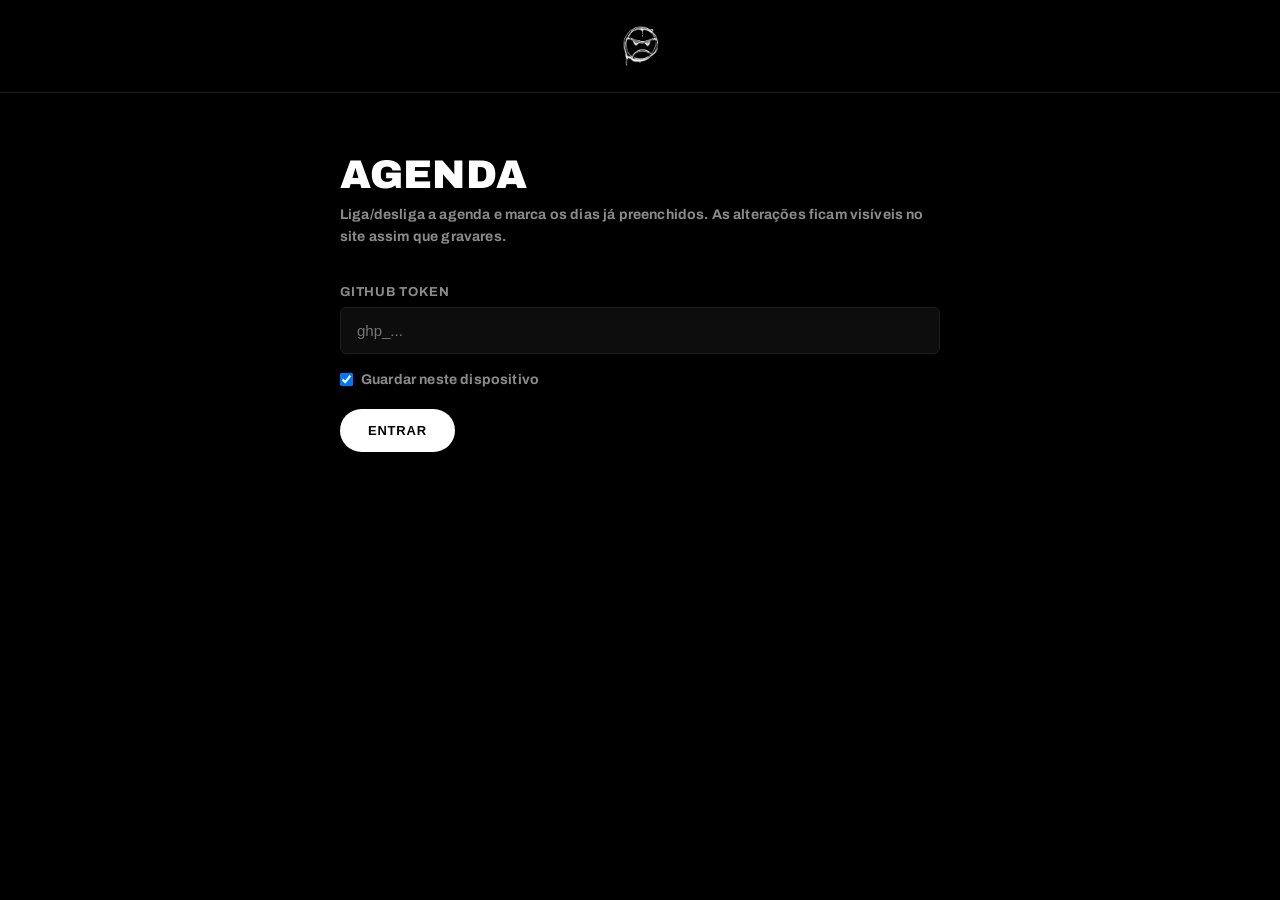
<file: admin.html>
<!DOCTYPE html>
<html lang="en">
<head>
  <meta charset="UTF-8" />
  <meta name="viewport" content="width=device-width, initial-scale=1.0" />
  <meta name="robots" content="noindex, nofollow" />
  <title>Admin — DOOOQQQQ</title>
  <link rel="icon" href="assets/img/favicon.ico" sizes="any" />
  <link rel="stylesheet" href="assets/css/style.css" />
  <style>
    /* Page-specific — everything else reuses style.css's dark theme and
       the .cal / .cal__* calendar classes from the contact page. */
    .admin-wrap { max-width: 640px; margin: 0 auto; padding: 60px 20px 100px; }
    .admin-wrap h1 { font-size: clamp(28px, 4vw, 40px); font-weight: 900; text-transform: uppercase; margin-bottom: 8px; }
    .admin-wrap p.sub { color: var(--muted); margin-bottom: 36px; font-size: 14px; line-height: 1.6; }
    .admin-field { margin-bottom: 18px; }
    .admin-field label { display: block; font-size: 13px; color: var(--muted); margin-bottom: 8px; text-transform: uppercase; letter-spacing: 0.06em; }
    .admin-field input[type="password"],
    .admin-field input[type="text"] {
      width: 100%; background: var(--card); border: 1px solid var(--line); color: var(--fg);
      padding: 14px 16px; border-radius: 6px; font-size: 15px;
    }
    .admin-check { display: flex; align-items: center; gap: 8px; font-size: 14px; color: var(--muted); margin-bottom: 22px; }
    .admin-btn {
      background: var(--fg); color: var(--bg); border: none; padding: 14px 28px;
      border-radius: 999px; font-weight: 800; text-transform: uppercase; font-size: 13px;
      letter-spacing: 0.06em; cursor: pointer; transition: opacity 0.2s var(--ease);
    }
    .admin-btn:hover { opacity: 0.8; }
    .admin-btn:disabled { opacity: 0.4; cursor: not-allowed; }
    .admin-btn--ghost { background: none; border: 1px solid var(--line); color: var(--fg); }
    .admin-msg { font-size: 14px; margin-top: 16px; min-height: 20px; }
    .admin-msg.is-error { color: #e5484d; }
    .admin-msg.is-ok { color: #4ade80; }
    .admin-toggle-row { display: flex; align-items: center; justify-content: space-between; padding: 18px 20px; background: var(--card); border: 1px solid var(--line); border-radius: 10px; margin-bottom: 28px; }
    .admin-toggle-row span { font-weight: 700; }
    .admin-switch { position: relative; width: 48px; height: 28px; flex: none; }
    .admin-switch input { opacity: 0; width: 100%; height: 100%; margin: 0; cursor: pointer; }
    .admin-switch i { position: absolute; inset: 0; background: #3a3a3a; border-radius: 999px; transition: background 0.2s var(--ease); pointer-events: none; }
    .admin-switch i::before { content: ''; position: absolute; top: 3px; left: 3px; width: 22px; height: 22px; border-radius: 999px; background: #fff; transition: transform 0.2s var(--ease); }
    .admin-switch input:checked ~ i { background: #4ade80; }
    .admin-switch input:checked ~ i::before { transform: translateX(20px); }
    .admin-hint { color: var(--muted); font-size: 13px; margin: 18px 0 28px; line-height: 1.6; }
    .admin-actions { display: flex; gap: 12px; align-items: center; flex-wrap: wrap; margin-top: 24px; }
    #adminApp { display: none; }
  </style>
</head>
<body>

  <header class="site-header">
    <a href="index.html" class="brand" aria-label="DOOOQQQQ — home">
      <img class="brand__logo" src="assets/img/logo.png" alt="DOOOQQQQ" />
      <span class="brand__text">DOOOQQQQ</span>
    </a>
  </header>

  <main class="admin-wrap">
    <h1>Agenda</h1>
    <p class="sub">Liga/desliga a agenda e marca os dias já preenchidos. As alterações ficam visíveis no site assim que gravares.</p>

    <div id="adminLogin">
      <div class="admin-field">
        <label for="tokenInput">GitHub token</label>
        <input type="password" id="tokenInput" placeholder="ghp_..." autocomplete="off" />
      </div>
      <label class="admin-check">
        <input type="checkbox" id="rememberToken" checked />
        Guardar neste dispositivo
      </label>
      <button class="admin-btn" id="loginBtn">Entrar</button>
      <p class="admin-msg" id="loginMsg"></p>
    </div>

    <div id="adminApp">
      <div class="admin-toggle-row">
        <span>Agenda disponível</span>
        <label class="admin-switch">
          <input type="checkbox" id="enabledToggle" />
          <i></i>
        </label>
      </div>

      <div class="cal">
        <div class="cal__head">
          <button type="button" class="cal__nav" id="calPrev" aria-label="Previous month">&#8249;</button>
          <span class="cal__month" id="calMonth"></span>
          <button type="button" class="cal__nav" id="calNext" aria-label="Next month">&#8250;</button>
        </div>
        <div class="cal__grid" id="calGrid"></div>
      </div>
      <p class="admin-hint">Clica num dia para o marcar/desmarcar como preenchido. Dias já passados não são clicáveis.</p>

      <div class="admin-actions">
        <button class="admin-btn" id="saveBtn">Guardar alterações</button>
        <button class="admin-btn admin-btn--ghost" id="logoutBtn">Sair</button>
      </div>
      <p class="admin-msg" id="saveMsg"></p>
    </div>
  </main>

  <script>
    (function () {
      const OWNER = 'valentimlopes81-collab';
      const REPO = 'portofoliodoooqqqq';
      const BRANCH = 'claude/portfolio-afonso-quintela-8znygw';
      const PATH = 'assets/data/availability.json';
      const API_URL = `https://api.github.com/repos/${OWNER}/${REPO}/contents/${PATH}?ref=${BRANCH}`;
      const STORAGE_KEY = 'dq_admin_token';

      const loginView = document.getElementById('adminLogin');
      const appView = document.getElementById('adminApp');
      const tokenInput = document.getElementById('tokenInput');
      const rememberCheck = document.getElementById('rememberToken');
      const loginBtn = document.getElementById('loginBtn');
      const loginMsg = document.getElementById('loginMsg');
      const enabledToggle = document.getElementById('enabledToggle');
      const monthEl = document.getElementById('calMonth');
      const gridEl = document.getElementById('calGrid');
      const saveBtn = document.getElementById('saveBtn');
      const logoutBtn = document.getElementById('logoutBtn');
      const saveMsg = document.getElementById('saveMsg');

      const DOW = ['S', 'M', 'T', 'W', 'T', 'F', 'S'];
      const MONTHS = ['January', 'February', 'March', 'April', 'May', 'June',
        'July', 'August', 'September', 'October', 'November', 'December'];
      const today = new Date();
      today.setHours(0, 0, 0, 0);
      let view = new Date(today.getFullYear(), today.getMonth(), 1);
      const dateKey = (d) => d.getFullYear() + '-' + String(d.getMonth() + 1).padStart(2, '0') + '-' + String(d.getDate()).padStart(2, '0');

      let token = null;
      let sha = null;
      let blocked = new Set();

      function b64encode(str) {
        return btoa(unescape(encodeURIComponent(str)));
      }
      function b64decode(str) {
        return decodeURIComponent(escape(atob(str)));
      }

      function renderCalendar() {
        monthEl.textContent = MONTHS[view.getMonth()] + ' ' + view.getFullYear();
        gridEl.innerHTML = '';
        DOW.forEach((d) => {
          const c = document.createElement('div');
          c.className = 'cal__dow';
          c.textContent = d;
          gridEl.appendChild(c);
        });
        const firstDay = new Date(view.getFullYear(), view.getMonth(), 1).getDay();
        const daysInMonth = new Date(view.getFullYear(), view.getMonth() + 1, 0).getDate();
        for (let i = 0; i < firstDay; i++) {
          const e = document.createElement('div');
          e.className = 'cal__day is-empty';
          gridEl.appendChild(e);
        }
        for (let d = 1; d <= daysInMonth; d++) {
          const cell = document.createElement('div');
          cell.className = 'cal__day';
          cell.textContent = d;
          const date = new Date(view.getFullYear(), view.getMonth(), d);
          const key = dateKey(date);
          if (date < today) {
            cell.classList.add('is-past');
          } else {
            if (blocked.has(key)) cell.classList.add('is-blocked');
            cell.addEventListener('click', () => {
              if (blocked.has(key)) blocked.delete(key); else blocked.add(key);
              renderCalendar();
            });
          }
          gridEl.appendChild(cell);
        }
      }
      document.getElementById('calPrev').addEventListener('click', () => { view = new Date(view.getFullYear(), view.getMonth() - 1, 1); renderCalendar(); });
      document.getElementById('calNext').addEventListener('click', () => { view = new Date(view.getFullYear(), view.getMonth() + 1, 1); renderCalendar(); });

      async function loadData(t) {
        const res = await fetch(API_URL, { headers: { Authorization: 'Bearer ' + t, Accept: 'application/vnd.github+json' } });
        if (!res.ok) throw new Error(res.status === 401 || res.status === 404 ? 'Token inválido ou sem acesso a este repositório.' : 'Erro ao carregar (status ' + res.status + ').');
        const json = await res.json();
        sha = json.sha;
        const data = JSON.parse(b64decode(json.content));
        enabledToggle.checked = data.enabled !== false;
        blocked = new Set(data.blockedDates || []);
        renderCalendar();
      }

      async function enter(t) {
        loginMsg.textContent = 'A verificar…';
        loginMsg.className = 'admin-msg';
        try {
          await loadData(t);
          token = t;
          loginView.style.display = 'none';
          appView.style.display = 'block';
        } catch (e) {
          loginMsg.textContent = e.message || 'Falhou.';
          loginMsg.className = 'admin-msg is-error';
        }
      }

      loginBtn.addEventListener('click', () => {
        const t = tokenInput.value.trim();
        if (!t) return;
        if (rememberCheck.checked) localStorage.setItem(STORAGE_KEY, t); else localStorage.removeItem(STORAGE_KEY);
        enter(t);
      });
      tokenInput.addEventListener('keydown', (e) => { if (e.key === 'Enter') loginBtn.click(); });

      logoutBtn.addEventListener('click', () => {
        localStorage.removeItem(STORAGE_KEY);
        token = null;
        appView.style.display = 'none';
        loginView.style.display = 'block';
        tokenInput.value = '';
        loginMsg.textContent = '';
      });

      saveBtn.addEventListener('click', async () => {
        saveBtn.disabled = true;
        saveMsg.textContent = 'A gravar…';
        saveMsg.className = 'admin-msg';
        const payload = { enabled: enabledToggle.checked, blockedDates: Array.from(blocked).sort() };
        try {
          const res = await fetch(API_URL.split('?')[0], {
            method: 'PUT',
            headers: { Authorization: 'Bearer ' + token, Accept: 'application/vnd.github+json', 'Content-Type': 'application/json' },
            body: JSON.stringify({
              message: 'Update agenda availability',
              content: b64encode(JSON.stringify(payload, null, 2) + '\n'),
              sha,
              branch: BRANCH,
            }),
          });
          if (!res.ok) throw new Error('Erro ao gravar (status ' + res.status + ').');
          const json = await res.json();
          sha = json.content.sha;
          saveMsg.textContent = 'Gravado — o site atualiza-se em cerca de um minuto.';
          saveMsg.className = 'admin-msg is-ok';
        } catch (e) {
          saveMsg.textContent = e.message || 'Falhou.';
          saveMsg.className = 'admin-msg is-error';
        } finally {
          saveBtn.disabled = false;
        }
      });

      const stored = localStorage.getItem(STORAGE_KEY);
      if (stored) { tokenInput.value = stored; enter(stored); }
    })();
  </script>
</body>
</html>
</file>
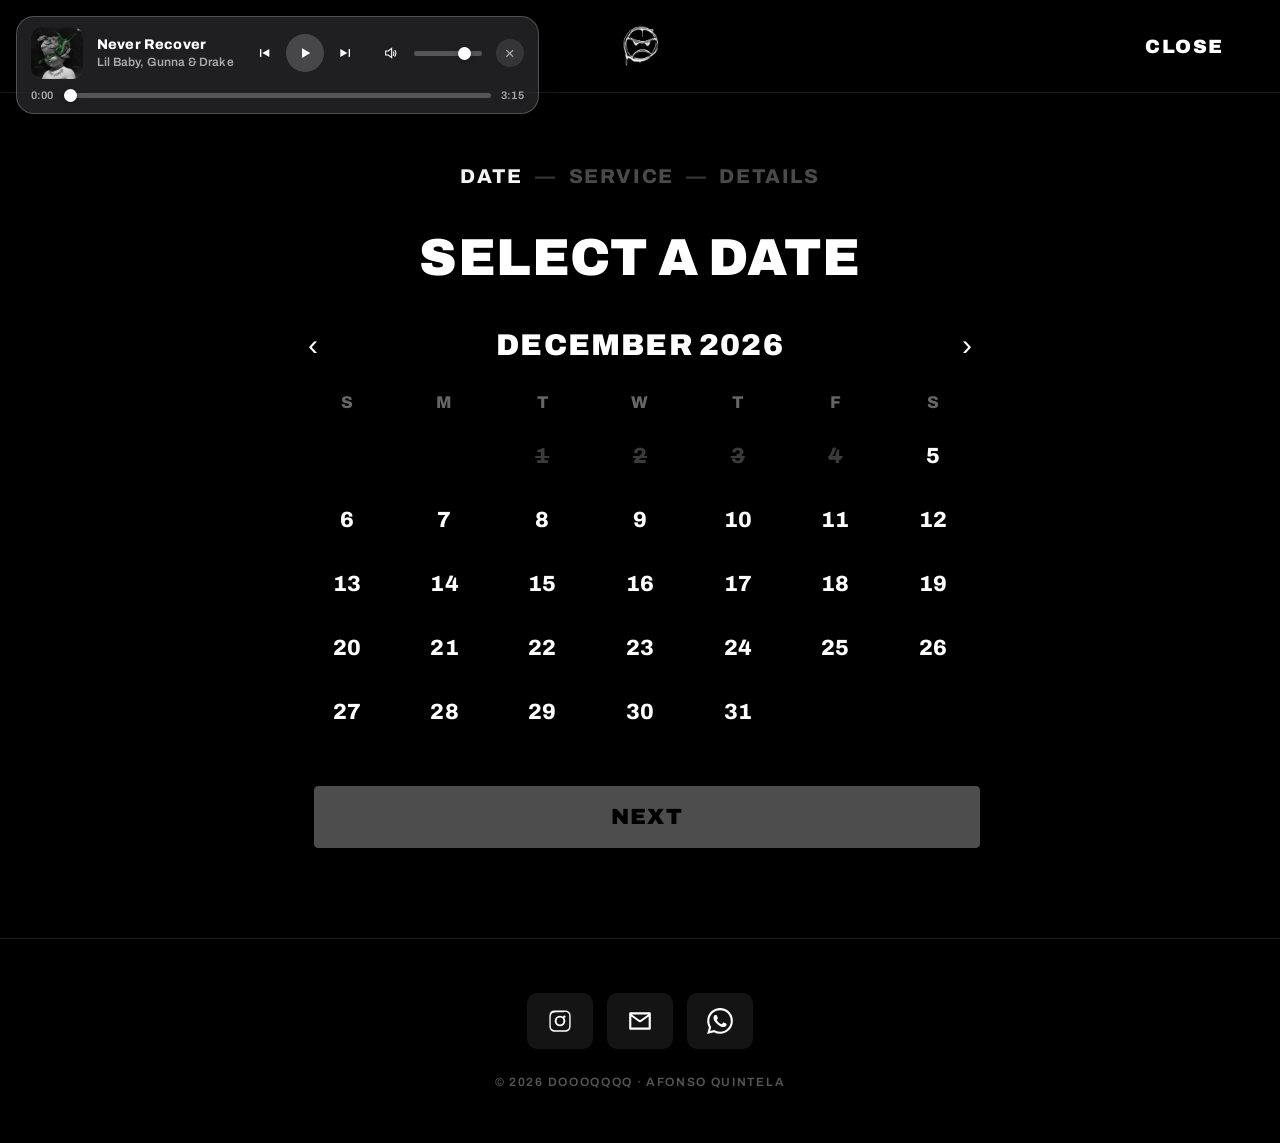
<file: contact.html>
<!DOCTYPE html>
<html lang="en">
<head>
  <meta charset="UTF-8" />
  <meta name="viewport" content="width=device-width, initial-scale=1.0" />
  <title>Contact — DOOOQQQQ</title>
  <link rel="icon" href="assets/img/favicon.ico" sizes="any" />
  <link rel="icon" type="image/png" href="assets/img/favicon.png" />
  <link rel="apple-touch-icon" href="assets/img/apple-touch-icon.png" />
  <link rel="manifest" href="manifest.json" />
  <meta name="theme-color" content="#000000" />
  <link rel="stylesheet" href="assets/css/style.css" />
</head>
<body>

  <header class="site-header">
    <a href="index.html" class="brand" aria-label="DOOOQQQQ — home">
      <img class="brand__logo" src="assets/img/logo.png" alt="DOOOQQQQ"
           onerror="this.closest('.brand').classList.add('is-fallback');" />
      <span class="brand__text">DOOOQQQQ</span>
    </a>
    <div class="header__right">
      <a href="index.html" class="btn-contact">Close</a>
    </div>
  </header>

  <main>
    <section class="contact">
      <!-- Step indicator -->
      <div class="steps">
        <span class="steps__item active" data-step-label="0">Date</span>
        <span class="steps__sep">—</span>
        <span class="steps__item" data-step-label="1">Service</span>
        <span class="steps__sep">—</span>
        <span class="steps__item" data-step-label="2">Details</span>
      </div>

      <form id="wizard">
        <!-- Step 1: Date -->
        <div class="step active" data-step="0">
          <h2 class="step__title">Select a Date</h2>
          <div class="cal">
            <div class="cal__head">
              <button type="button" class="cal__nav" id="calPrev" aria-label="Previous month">&#8249;</button>
              <span class="cal__month" id="calMonth"></span>
              <button type="button" class="cal__nav" id="calNext" aria-label="Next month">&#8250;</button>
            </div>
            <div class="cal__grid" id="calGrid"></div>
          </div>
          <div class="step__nav">
            <span></span>
            <button type="button" class="btn btn--primary" data-next disabled>Next</button>
          </div>
        </div>

        <!-- Step 2: Service -->
        <div class="step" data-step="1">
          <h2 class="step__title">Type of Service</h2>
          <div class="services">
            <button type="button" class="service-opt" data-value="Photo">Photo</button>
            <button type="button" class="service-opt" data-value="Video">Video</button>
            <button type="button" class="service-opt" data-value="Creative Direction">Creative Direction</button>
            <button type="button" class="service-opt" data-value="Design">Design</button>
          </div>
          <div class="step__nav">
            <button type="button" class="btn btn--ghost" data-back>Back</button>
            <button type="button" class="btn btn--primary" data-next disabled>Next</button>
          </div>
        </div>

        <!-- Step 3: Details -->
        <div class="step" data-step="2">
          <h2 class="step__title">Details</h2>
          <div class="form">
            <input class="field" type="text" name="name" placeholder="Name" required />
            <input class="field" type="email" name="email" placeholder="Email" required />
            <input class="field" type="text" name="instagram" placeholder="@instagram" />
            <div class="form__row">
              <select class="field" name="budget" required>
                <option value="" disabled selected>Budget</option>
                <option value="Not specified">Not specified</option>
                <option value="Flexible">Flexible</option>
                <option value="Up to €150">Up to €150</option>
                <option value="€150–300">€150–300</option>
                <option value="€300–450">€300–450</option>
                <option value="€450–600">€450–600</option>
                <option value="€600–900">€600–900</option>
                <option value="€900–1200">€900–1200</option>
                <option value="€1200+">€1200+</option>
              </select>
              <input class="field" type="text" name="location" placeholder="Location" />
            </div>
            <textarea class="field" name="idea" placeholder="Tell me your idea briefly"></textarea>
          </div>
          <div class="step__nav">
            <button type="button" class="btn btn--ghost" data-back>Back</button>
            <button type="submit" class="btn btn--primary btn--submit">Send Request</button>
          </div>
        </div>
      </form>

      <!-- Confirmation -->
      <div class="thanks" id="thanks" style="display:none;">
        Thank you.
        <small>Your request has been sent — I'll get back to you soon.</small>
      </div>
    </section>
  </main>

  <footer class="site-footer">
    <div class="footer__socials">
      <a class="social" href="https://www.instagram.com/doooqqqqqqq/" target="_blank" rel="noopener" aria-label="Instagram">
        <svg viewBox="0 0 24 24"><path d="M12 2.2c3.2 0 3.6 0 4.85.07 1.17.05 1.8.25 2.23.41.56.22.96.48 1.38.9.42.42.68.82.9 1.38.16.42.36 1.06.41 2.23.06 1.27.07 1.65.07 4.85s0 3.58-.07 4.85c-.05 1.17-.25 1.8-.41 2.23-.22.56-.48.96-.9 1.38-.42.42-.82.68-1.38.9-.42.16-1.06.36-2.23.41-1.27.06-1.65.07-4.85.07s-3.58 0-4.85-.07c-1.17-.05-1.8-.25-2.23-.41a3.7 3.7 0 0 1-1.38-.9 3.7 3.7 0 0 1-.9-1.38c-.16-.42-.36-1.06-.41-2.23C2.21 15.58 2.2 15.2 2.2 12s0-3.58.07-4.85c.05-1.17.25-1.8.41-2.23.22-.56.48-.96.9-1.38.42-.42.82-.68 1.38-.9.42-.16 1.06-.36 2.23-.41C8.42 2.21 8.8 2.2 12 2.2Zm0 1.8c-3.15 0-3.5 0-4.74.07-.9.04-1.38.19-1.7.32-.43.16-.73.36-1.05.68-.32.32-.52.62-.68 1.05-.13.32-.28.8-.32 1.7C3.44 8.5 3.43 8.85 3.43 12s0 3.5.07 4.74c.04.9.19 1.38.32 1.7.16.43.36.73.68 1.05.32.32.62.52 1.05.68.32.13.8.28 1.7.32 1.24.07 1.59.07 4.74.07s3.5 0 4.74-.07c.9-.04 1.38-.19 1.7-.32.43-.16.73-.36 1.05-.68.32-.32.52-.62.68-1.05.13-.32.28-.8.32-1.7.07-1.24.07-1.59.07-4.74s0-3.5-.07-4.74c-.04-.9-.19-1.38-.32-1.7a2.8 2.8 0 0 0-.68-1.05 2.8 2.8 0 0 0-1.05-.68c-.32-.13-.8-.28-1.7-.32C15.5 4 15.15 4 12 4Zm0 3.06A4.94 4.94 0 1 1 12 16.94 4.94 4.94 0 0 1 12 7.06Zm0 1.8a3.14 3.14 0 1 0 0 6.28 3.14 3.14 0 0 0 0-6.28Zm5.14-.9a1.15 1.15 0 1 1-2.3 0 1.15 1.15 0 0 1 2.3 0Z"/></svg>
      </a>
      <a class="social" href="https://mail.google.com/mail/?view=cm&amp;fs=1&amp;to=doooqqqqinquires@gmail.com&amp;su=Hey%2C%20would%20love%20to%20discuss%20a%20project%21" target="_blank" rel="noopener" aria-label="Email">
        <svg viewBox="0 0 24 24"><path d="M3 4h18a1 1 0 0 1 1 1v14a1 1 0 0 1-1 1H3a1 1 0 0 1-1-1V5a1 1 0 0 1 1-1Zm1.4 2 7.6 5.3L19.6 6H4.4ZM20 7.87l-7.43 5.2a1 1 0 0 1-1.14 0L4 7.87V18h16V7.87Z"/></svg>
      </a>
      <a class="social" href="https://wa.me/351914543935" target="_blank" rel="noopener" aria-label="WhatsApp">
        <svg viewBox="0 0 24 24"><path d="M17.5 14.4c-.3-.15-1.77-.87-2.04-.97-.27-.1-.47-.15-.67.15-.2.3-.77.97-.94 1.17-.17.2-.35.22-.65.07-.3-.15-1.26-.46-2.4-1.48-.89-.79-1.49-1.77-1.66-2.07-.17-.3-.02-.46.13-.61.14-.14.3-.35.45-.52.15-.17.2-.3.3-.5.1-.2.05-.37-.02-.52-.08-.15-.67-1.62-.92-2.22-.24-.58-.49-.5-.67-.51h-.57c-.2 0-.52.07-.8.37-.27.3-1.04 1.02-1.04 2.48s1.07 2.88 1.22 3.08c.15.2 2.1 3.2 5.08 4.49.71.3 1.26.49 1.69.63.71.22 1.36.19 1.87.12.57-.09 1.77-.72 2.02-1.42.25-.7.25-1.29.17-1.42-.07-.13-.27-.2-.57-.35Zm-5.46 7.45h-.01a9.87 9.87 0 0 1-5.03-1.38l-.36-.21-3.74.98 1-3.65-.24-.37A9.86 9.86 0 0 1 2.1 11.9C2.1 6.44 6.55 2 12.03 2a9.86 9.86 0 0 1 9.92 9.9c0 5.46-4.45 9.9-9.9 9.95Zm8.42-18.3A11.8 11.8 0 0 0 12.03.1C5.5.1.2 5.4.2 11.9c0 2.09.55 4.13 1.6 5.93L.1 24l6.33-1.66a11.8 11.8 0 0 0 5.6 1.43h.01c6.53 0 11.83-5.3 11.84-11.82a11.75 11.75 0 0 0-3.42-8.4Z"/></svg>
      </a>
    </div>
    <p class="footer__copy">© <span id="year"></span> DOOOQQQQ · Afonso Quintela</p>
  </footer>

  <script>document.getElementById('year').textContent = new Date().getFullYear();</script>
  <script src="assets/js/audio-player.js"></script>
  <script src="assets/js/site.js"></script>
  <script src="assets/js/contact.js"></script>
  <script src="assets/js/nav.js"></script>
</body>
</html>
</file>
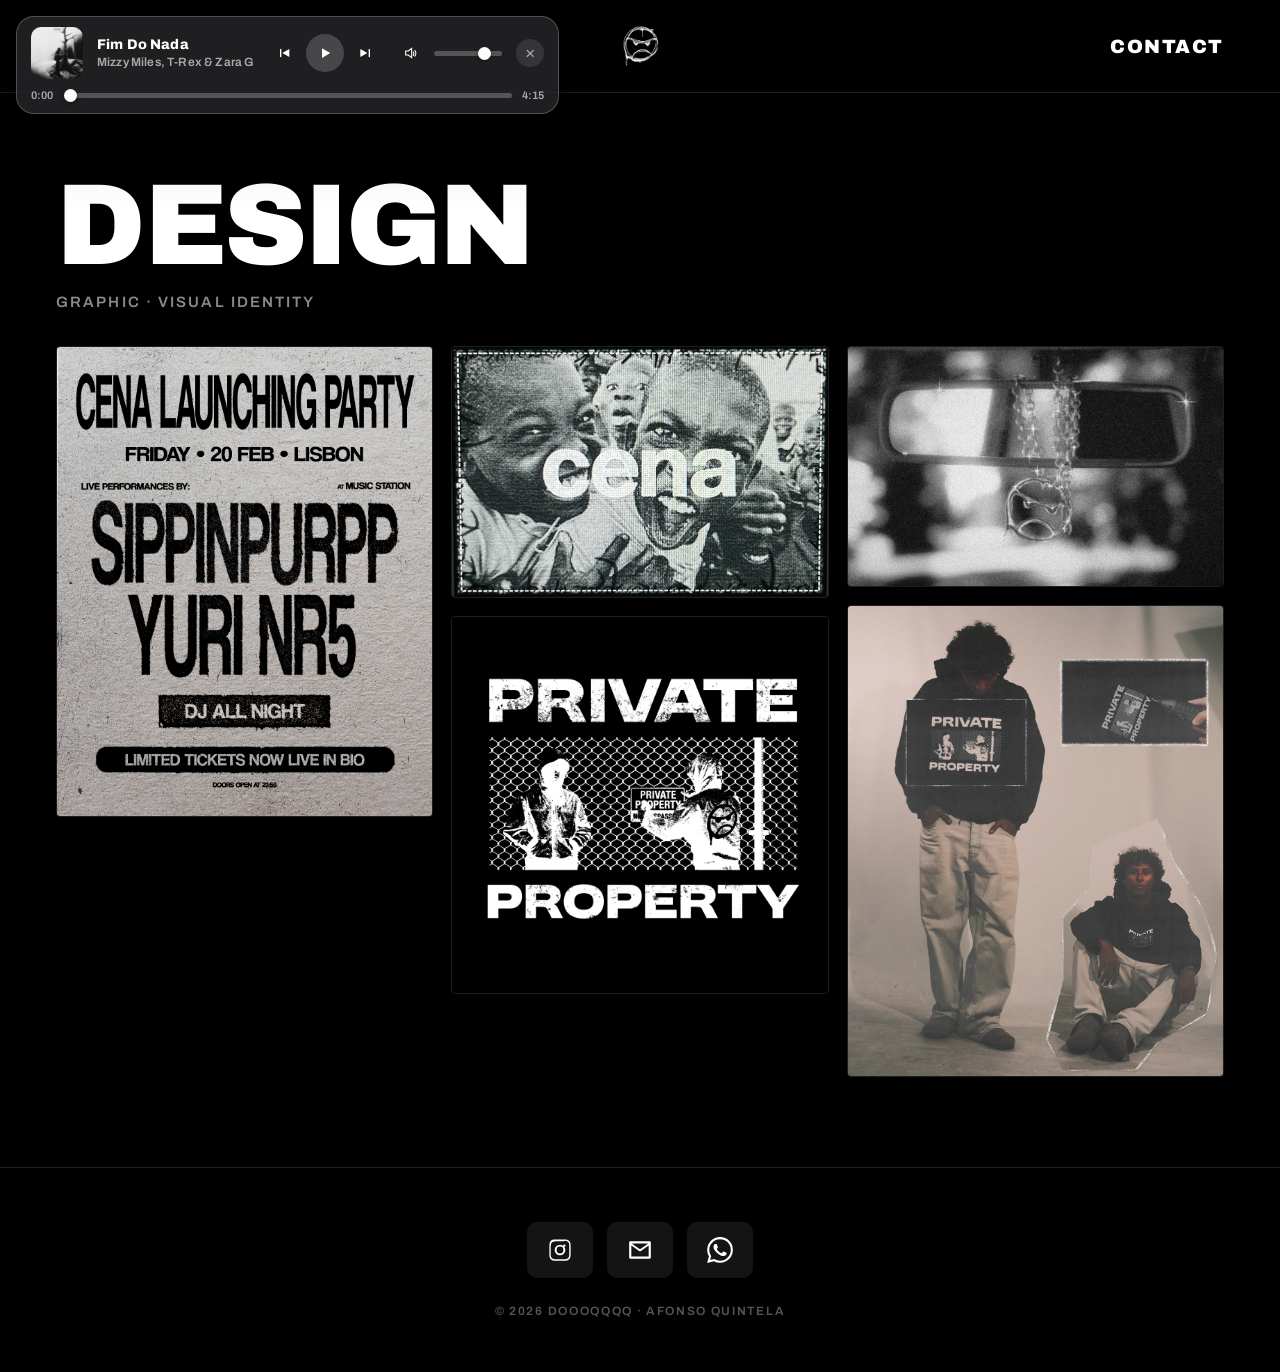
<file: design.html>
<!DOCTYPE html>
<html lang="en">
<head>
  <meta charset="UTF-8" />
  <meta name="viewport" content="width=device-width, initial-scale=1.0" />
  <title>Design — DOOOQQQQ</title>
  <link rel="icon" href="assets/img/favicon.ico" sizes="any" />
  <link rel="icon" type="image/png" href="assets/img/favicon.png" />
  <link rel="apple-touch-icon" href="assets/img/apple-touch-icon.png" />
  <link rel="manifest" href="manifest.json" />
  <meta name="theme-color" content="#000000" />
  <link rel="stylesheet" href="assets/css/style.css" />
</head>
<body>

  <header class="site-header">
    <a href="index.html" class="brand" aria-label="DOOOQQQQ — home">
      <img class="brand__logo" src="assets/img/logo.png" alt="DOOOQQQQ"
           onerror="this.closest('.brand').classList.add('is-fallback');" />
      <span class="brand__text">DOOOQQQQ</span>
    </a>
    <div class="header__right">
      <a href="contact.html" class="btn-contact">Contact</a>
    </div>
  </header>

  <main>
    <section class="wrap page-head">
      <h1>Design</h1>
      <p>Graphic · Visual Identity</p>
    </section>

    <section class="wrap">
      <!-- Masonry ("tetris") layout: tiles keep their natural proportions and
           pack together, so mixed formats sit side by side. The title shows
           only when a work is opened (one line at the bottom of the viewer). -->
      <div class="grid--masonry">
        <!-- Carousel of every CARTAZ file (cover: CARTAZ FINAL) -->
        <div class="item item--tile" data-type="gallery" data-title="FLYER CENA"
             data-images="assets/design/CARTAZ%20FINAL.png|assets/design/CARTAZ%20DJ%20DADDA.png|assets/design/CARTAZ%20DJ%20MONZZ%20(1).png|assets/design/CARTAZ%20DJ%20TEE%20(1).png|assets/design/CARTAZ%20SIPPINPURPP.png|assets/design/YURI%20CARTAZ%20FACE%201%20(1).png">
          <img src="assets/design/CARTAZ%20FINAL.png" alt="Flyer evento CENA" loading="lazy" />
        </div>

        <!-- Digital print: design + real example -->
        <div class="item item--tile" data-type="gallery" data-title="DIGITAL PRINT"
             data-images="assets/design/cover-design.jpg|assets/design/longsleeve.png">
          <img src="assets/design/cover-design.jpg" alt="Digital print" loading="lazy" />
        </div>

        <!-- Screen print: design + real example -->
        <div class="item item--tile" data-type="gallery" data-title="SCREEN PRINT (in collaboration with salto)"
             data-images="assets/design/Cena_Design_1_VIEW.png|assets/design/DSCF4157.JPG">
          <img src="assets/design/Cena_Design_1_VIEW.png" alt="Screen print" loading="lazy" />
        </div>

        <!-- Single image, no title -->
        <div class="item item--tile" data-type="image" data-full="assets/design/design%20espelho.png">
          <img src="assets/design/design%20espelho.png" alt="" loading="lazy" />
        </div>

        <!-- Product content carousel: 3 Instagram-post videos (Hoodie,
             Longsleeve, White Tee) — same data-slides mechanism as the
             video+PDF carousel on Creative Direction. -->
        <div class="item item--tile" data-type="gallery" data-title="PRODUCT CONTENT"
             data-slides="video:assets/design/product-hoodie.mp4|video:assets/design/product-longsleeve.mp4|video:assets/design/product-white-tee.mp4">
          <img src="assets/img/product-hoodie-frame.jpg" alt="Product content" loading="lazy" />
        </div>
      </div>
    </section>
  </main>

  <footer class="site-footer" id="contact">
    <div class="footer__socials">
      <a class="social" href="https://www.instagram.com/doooqqqqqqq/" target="_blank" rel="noopener" aria-label="Instagram">
        <svg viewBox="0 0 24 24"><path d="M12 2.2c3.2 0 3.6 0 4.85.07 1.17.05 1.8.25 2.23.41.56.22.96.48 1.38.9.42.42.68.82.9 1.38.16.42.36 1.06.41 2.23.06 1.27.07 1.65.07 4.85s0 3.58-.07 4.85c-.05 1.17-.25 1.8-.41 2.23-.22.56-.48.96-.9 1.38-.42.42-.82.68-1.38.9-.42.16-1.06.36-2.23.41-1.27.06-1.65.07-4.85.07s-3.58 0-4.85-.07c-1.17-.05-1.8-.25-2.23-.41a3.7 3.7 0 0 1-1.38-.9 3.7 3.7 0 0 1-.9-1.38c-.16-.42-.36-1.06-.41-2.23C2.21 15.58 2.2 15.2 2.2 12s0-3.58.07-4.85c.05-1.17.25-1.8.41-2.23.22-.56.48-.96.9-1.38.42-.42.82-.68 1.38-.9.42-.16 1.06-.36 2.23-.41C8.42 2.21 8.8 2.2 12 2.2Zm0 1.8c-3.15 0-3.5 0-4.74.07-.9.04-1.38.19-1.7.32-.43.16-.73.36-1.05.68-.32.32-.52.62-.68 1.05-.13.32-.28.8-.32 1.7C3.44 8.5 3.43 8.85 3.43 12s0 3.5.07 4.74c.04.9.19 1.38.32 1.7.16.43.36.73.68 1.05.32.32.62.52 1.05.68.32.13.8.28 1.7.32 1.24.07 1.59.07 4.74.07s3.5 0 4.74-.07c.9-.04 1.38-.19 1.7-.32.43-.16.73-.36 1.05-.68.32-.32.52-.62.68-1.05.13-.32.28-.8.32-1.7.07-1.24.07-1.59.07-4.74s0-3.5-.07-4.74c-.04-.9-.19-1.38-.32-1.7a2.8 2.8 0 0 0-.68-1.05 2.8 2.8 0 0 0-1.05-.68c-.32-.13-.8-.28-1.7-.32C15.5 4 15.15 4 12 4Zm0 3.06A4.94 4.94 0 1 1 12 16.94 4.94 4.94 0 0 1 12 7.06Zm0 1.8a3.14 3.14 0 1 0 0 6.28 3.14 3.14 0 0 0 0-6.28Zm5.14-.9a1.15 1.15 0 1 1-2.3 0 1.15 1.15 0 0 1 2.3 0Z"/></svg>
      </a>
      <a class="social" href="https://mail.google.com/mail/?view=cm&amp;fs=1&amp;to=doooqqqqinquires@gmail.com&amp;su=Hey%2C%20would%20love%20to%20discuss%20a%20project%21" target="_blank" rel="noopener" aria-label="Email">
        <svg viewBox="0 0 24 24"><path d="M3 4h18a1 1 0 0 1 1 1v14a1 1 0 0 1-1 1H3a1 1 0 0 1-1-1V5a1 1 0 0 1 1-1Zm1.4 2 7.6 5.3L19.6 6H4.4ZM20 7.87l-7.43 5.2a1 1 0 0 1-1.14 0L4 7.87V18h16V7.87Z"/></svg>
      </a>
      <a class="social" href="https://wa.me/351914543935" target="_blank" rel="noopener" aria-label="WhatsApp">
        <svg viewBox="0 0 24 24"><path d="M17.5 14.4c-.3-.15-1.77-.87-2.04-.97-.27-.1-.47-.15-.67.15-.2.3-.77.97-.94 1.17-.17.2-.35.22-.65.07-.3-.15-1.26-.46-2.4-1.48-.89-.79-1.49-1.77-1.66-2.07-.17-.3-.02-.46.13-.61.14-.14.3-.35.45-.52.15-.17.2-.3.3-.5.1-.2.05-.37-.02-.52-.08-.15-.67-1.62-.92-2.22-.24-.58-.49-.5-.67-.51h-.57c-.2 0-.52.07-.8.37-.27.3-1.04 1.02-1.04 2.48s1.07 2.88 1.22 3.08c.15.2 2.1 3.2 5.08 4.49.71.3 1.26.49 1.69.63.71.22 1.36.19 1.87.12.57-.09 1.77-.72 2.02-1.42.25-.7.25-1.29.17-1.42-.07-.13-.27-.2-.57-.35Zm-5.46 7.45h-.01a9.87 9.87 0 0 1-5.03-1.38l-.36-.21-3.74.98 1-3.65-.24-.37A9.86 9.86 0 0 1 2.1 11.9C2.1 6.44 6.55 2 12.03 2a9.86 9.86 0 0 1 9.92 9.9c0 5.46-4.45 9.9-9.9 9.95Zm8.42-18.3A11.8 11.8 0 0 0 12.03.1C5.5.1.2 5.4.2 11.9c0 2.09.55 4.13 1.6 5.93L.1 24l6.33-1.66a11.8 11.8 0 0 0 5.6 1.43h.01c6.53 0 11.83-5.3 11.84-11.82a11.75 11.75 0 0 0-3.42-8.4Z"/></svg>
      </a>
    </div>
    <p class="footer__copy">© <span id="year"></span> DOOOQQQQ · Afonso Quintela</p>
  </footer>

  <script>document.getElementById('year').textContent = new Date().getFullYear();</script>
  <script src="assets/js/audio-player.js"></script>
  <script src="assets/js/site.js"></script>
  <script src="assets/js/contact.js"></script>
  <script src="assets/js/nav.js"></script>
</body>
</html>
</file>
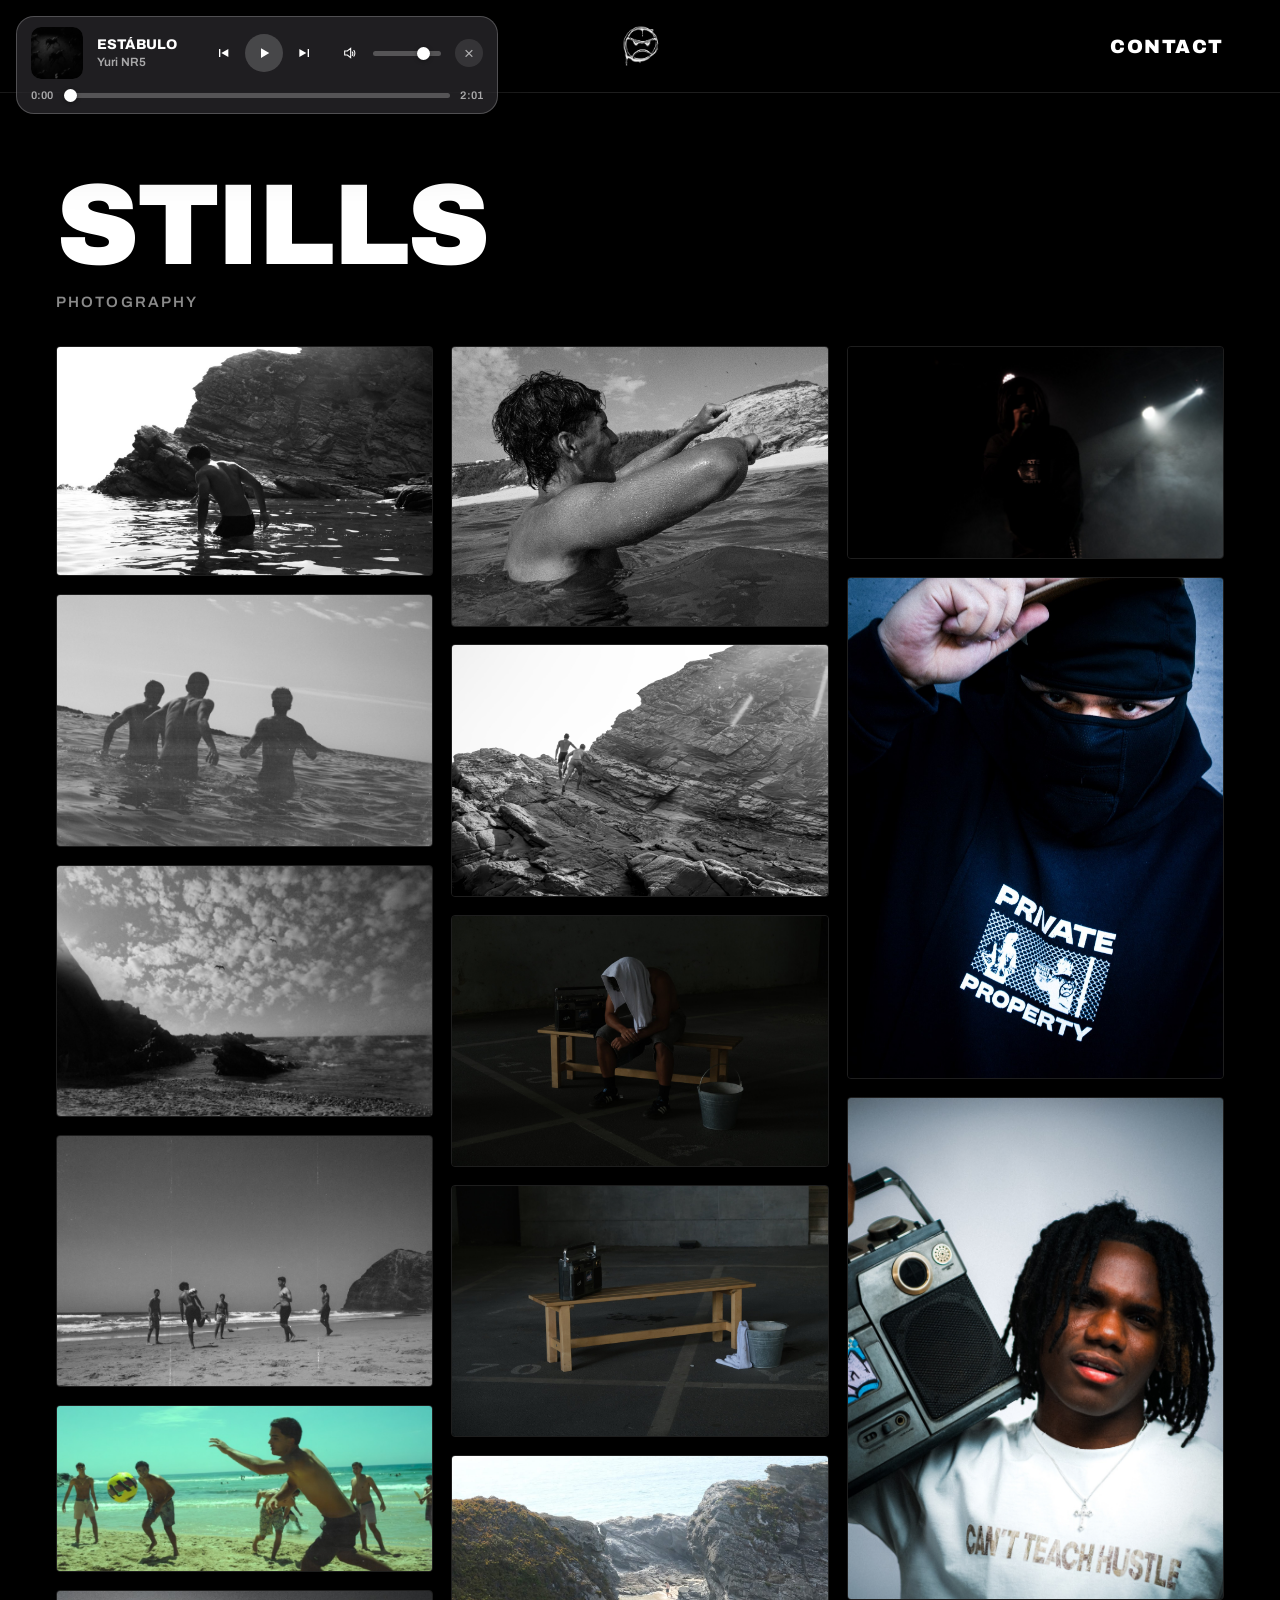
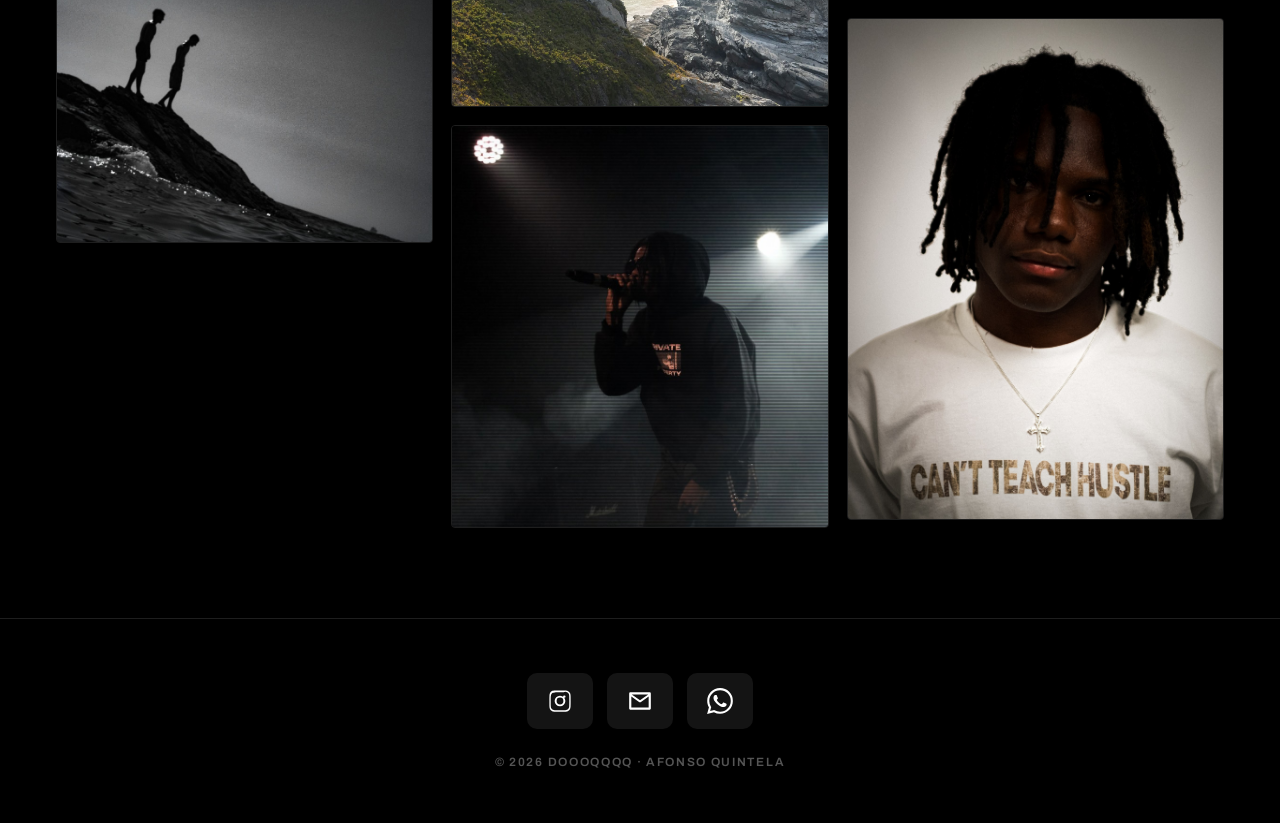
<file: stills.html>
<!DOCTYPE html>
<html lang="en">
<head>
  <meta charset="UTF-8" />
  <meta name="viewport" content="width=device-width, initial-scale=1.0" />
  <title>Stills — DOOOQQQQ</title>
  <link rel="icon" href="assets/img/favicon.ico" sizes="any" />
  <link rel="icon" type="image/png" href="assets/img/favicon.png" />
  <link rel="apple-touch-icon" href="assets/img/apple-touch-icon.png" />
  <link rel="manifest" href="manifest.json" />
  <meta name="theme-color" content="#000000" />
  <link rel="stylesheet" href="assets/css/style.css" />
</head>
<body>

  <header class="site-header">
    <a href="index.html" class="brand" aria-label="DOOOQQQQ — home">
      <img class="brand__logo" src="assets/img/logo.png" alt="DOOOQQQQ"
           onerror="this.closest('.brand').classList.add('is-fallback');" />
      <span class="brand__text">DOOOQQQQ</span>
    </a>
    <div class="header__right">
      <a href="contact.html" class="btn-contact">Contact</a>
    </div>
  </header>

  <main>
    <section class="wrap page-head">
      <h1>Stills</h1>
      <p>Photography</p>
    </section>

    <section class="wrap">
      <!--
        TO ADD YOUR OWN PHOTOS:
        1. Drop the image file into assets/stills/ and swap it into src / data-full below
           (data-full is what opens in the lightbox — usually the same file, or a
           higher-resolution version of it).
        2. Fill in whichever data-camera / data-lens / data-iso / data-shutter /
           data-aperture attributes apply. Leave any of them out and that detail
           just won't show. They appear as small white text in the bottom-left
           (camera — lens) and bottom-right (ISO · shutter · aperture) corners
           when the photo is opened.
        3. Copy one whole <div class="item item--tile">...</div> block per photo —
           any number of them is fine, the masonry grid just keeps flowing and
           mixes horizontal and vertical shots automatically.
      -->
      <div class="grid--masonry">
        <div class="item item--tile" data-group="stills" data-full="assets/stills/IMG_1475.jpg" data-camera="Fujifilm X-T4">
          <img src="assets/stills/IMG_1475.jpg" alt="" loading="lazy" />
        </div>
        <div class="item item--tile" data-group="stills" data-full="assets/stills/IMG_1533.jpg" data-camera="Fujifilm X-T4">
          <img src="assets/stills/IMG_1533.jpg" alt="" loading="lazy" />
        </div>
        <div class="item item--tile" data-group="stills" data-full="assets/stills/IMG_1536.jpg" data-camera="Fujifilm X-T4">
          <img src="assets/stills/IMG_1536.jpg" alt="" loading="lazy" />
        </div>
        <div class="item item--tile" data-group="stills" data-full="assets/stills/IMG_1539.jpg" data-camera="Fujifilm X-T4">
          <img src="assets/stills/IMG_1539.jpg" alt="" loading="lazy" />
        </div>
        <div class="item item--tile" data-group="stills" data-full="assets/stills/2e.jpg" data-camera="Fujifilm X-T4">
          <img src="assets/stills/2e.jpg" alt="" loading="lazy" />
        </div>
        <div class="item item--tile" data-group="stills" data-full="assets/stills/4e.jpg" data-camera="Fujifilm X-T4">
          <img src="assets/stills/4e.jpg" alt="" loading="lazy" />
        </div>
        <div class="item item--tile" data-group="stills" data-full="assets/stills/10e.jpg" data-camera="Fujifilm X-T4">
          <img src="assets/stills/10e.jpg" alt="" loading="lazy" />
        </div>
        <div class="item item--tile" data-group="stills" data-full="assets/stills/11e.jpg" data-camera="Fujifilm X-T4">
          <img src="assets/stills/11e.jpg" alt="" loading="lazy" />
        </div>
        <div class="item item--tile" data-group="stills" data-full="assets/stills/_SCF3856.jpg" data-camera="Fujifilm X-T4">
          <img src="assets/stills/_SCF3856.jpg" alt="" loading="lazy" />
        </div>
        <div class="item item--tile" data-group="stills" data-full="assets/stills/_SCF3891.jpg" data-camera="Fujifilm X-T4">
          <img src="assets/stills/_SCF3891.jpg" alt="" loading="lazy" />
        </div>
        <div class="item item--tile" data-group="stills" data-full="assets/stills/12e.jpg" data-camera="Fujifilm X-T4">
          <img src="assets/stills/12e.jpg" alt="" loading="lazy" />
        </div>
        <div class="item item--tile" data-group="stills" data-full="assets/stills/diepretty-3-1.jpg" data-camera="Fujifilm X-T4">
          <img src="assets/stills/diepretty-3-1.jpg" alt="" loading="lazy" />
        </div>
        <div class="item item--tile" data-group="stills" data-full="assets/stills/diepretty-2.jpg" data-camera="Fujifilm X-T4">
          <img src="assets/stills/diepretty-2.jpg" alt="" loading="lazy" />
        </div>
        <div class="item item--tile" data-group="stills" data-full="assets/stills/espama-1.jpg" data-camera="Fujifilm X-T4">
          <img src="assets/stills/espama-1.jpg" alt="" loading="lazy" />
        </div>
        <div class="item item--tile" data-group="stills" data-full="assets/stills/polaroids-4.jpg" data-camera="Fujifilm X-T4">
          <img src="assets/stills/polaroids-4.jpg" alt="" loading="lazy" />
        </div>
        <div class="item item--tile" data-group="stills" data-full="assets/stills/polaroids-5.jpg" data-camera="Fujifilm X-T4">
          <img src="assets/stills/polaroids-5.jpg" alt="" loading="lazy" />
        </div>
      </div>
    </section>
  </main>

  <footer class="site-footer" id="contact">
    <div class="footer__socials">
      <a class="social" href="https://www.instagram.com/doooqqqqqqq/" target="_blank" rel="noopener" aria-label="Instagram">
        <svg viewBox="0 0 24 24"><path d="M12 2.2c3.2 0 3.6 0 4.85.07 1.17.05 1.8.25 2.23.41.56.22.96.48 1.38.9.42.42.68.82.9 1.38.16.42.36 1.06.41 2.23.06 1.27.07 1.65.07 4.85s0 3.58-.07 4.85c-.05 1.17-.25 1.8-.41 2.23-.22.56-.48.96-.9 1.38-.42.42-.82.68-1.38.9-.42.16-1.06.36-2.23.41-1.27.06-1.65.07-4.85.07s-3.58 0-4.85-.07c-1.17-.05-1.8-.25-2.23-.41a3.7 3.7 0 0 1-1.38-.9 3.7 3.7 0 0 1-.9-1.38c-.16-.42-.36-1.06-.41-2.23C2.21 15.58 2.2 15.2 2.2 12s0-3.58.07-4.85c.05-1.17.25-1.8.41-2.23.22-.56.48-.96.9-1.38.42-.42.82-.68 1.38-.9.42-.16 1.06-.36 2.23-.41C8.42 2.21 8.8 2.2 12 2.2Zm0 1.8c-3.15 0-3.5 0-4.74.07-.9.04-1.38.19-1.7.32-.43.16-.73.36-1.05.68-.32.32-.52.62-.68 1.05-.13.32-.28.8-.32 1.7C3.44 8.5 3.43 8.85 3.43 12s0 3.5.07 4.74c.04.9.19 1.38.32 1.7.16.43.36.73.68 1.05.32.32.62.52 1.05.68.32.13.8.28 1.7.32 1.24.07 1.59.07 4.74.07s3.5 0 4.74-.07c.9-.04 1.38-.19 1.7-.32.43-.16.73-.36 1.05-.68.32-.32.52-.62.68-1.05.13-.32.28-.8.32-1.7.07-1.24.07-1.59.07-4.74s0-3.5-.07-4.74c-.04-.9-.19-1.38-.32-1.7a2.8 2.8 0 0 0-.68-1.05 2.8 2.8 0 0 0-1.05-.68c-.32-.13-.8-.28-1.7-.32C15.5 4 15.15 4 12 4Zm0 3.06A4.94 4.94 0 1 1 12 16.94 4.94 4.94 0 0 1 12 7.06Zm0 1.8a3.14 3.14 0 1 0 0 6.28 3.14 3.14 0 0 0 0-6.28Zm5.14-.9a1.15 1.15 0 1 1-2.3 0 1.15 1.15 0 0 1 2.3 0Z"/></svg>
      </a>
      <a class="social" href="https://mail.google.com/mail/?view=cm&amp;fs=1&amp;to=doooqqqqinquires@gmail.com&amp;su=Hey%2C%20would%20love%20to%20discuss%20a%20project%21" target="_blank" rel="noopener" aria-label="Email">
        <svg viewBox="0 0 24 24"><path d="M3 4h18a1 1 0 0 1 1 1v14a1 1 0 0 1-1 1H3a1 1 0 0 1-1-1V5a1 1 0 0 1 1-1Zm1.4 2 7.6 5.3L19.6 6H4.4ZM20 7.87l-7.43 5.2a1 1 0 0 1-1.14 0L4 7.87V18h16V7.87Z"/></svg>
      </a>
      <a class="social" href="https://wa.me/351914543935" target="_blank" rel="noopener" aria-label="WhatsApp">
        <svg viewBox="0 0 24 24"><path d="M17.5 14.4c-.3-.15-1.77-.87-2.04-.97-.27-.1-.47-.15-.67.15-.2.3-.77.97-.94 1.17-.17.2-.35.22-.65.07-.3-.15-1.26-.46-2.4-1.48-.89-.79-1.49-1.77-1.66-2.07-.17-.3-.02-.46.13-.61.14-.14.3-.35.45-.52.15-.17.2-.3.3-.5.1-.2.05-.37-.02-.52-.08-.15-.67-1.62-.92-2.22-.24-.58-.49-.5-.67-.51h-.57c-.2 0-.52.07-.8.37-.27.3-1.04 1.02-1.04 2.48s1.07 2.88 1.22 3.08c.15.2 2.1 3.2 5.08 4.49.71.3 1.26.49 1.69.63.71.22 1.36.19 1.87.12.57-.09 1.77-.72 2.02-1.42.25-.7.25-1.29.17-1.42-.07-.13-.27-.2-.57-.35Zm-5.46 7.45h-.01a9.87 9.87 0 0 1-5.03-1.38l-.36-.21-3.74.98 1-3.65-.24-.37A9.86 9.86 0 0 1 2.1 11.9C2.1 6.44 6.55 2 12.03 2a9.86 9.86 0 0 1 9.92 9.9c0 5.46-4.45 9.9-9.9 9.95Zm8.42-18.3A11.8 11.8 0 0 0 12.03.1C5.5.1.2 5.4.2 11.9c0 2.09.55 4.13 1.6 5.93L.1 24l6.33-1.66a11.8 11.8 0 0 0 5.6 1.43h.01c6.53 0 11.83-5.3 11.84-11.82a11.75 11.75 0 0 0-3.42-8.4Z"/></svg>
      </a>
    </div>
    <p class="footer__copy">© <span id="year"></span> DOOOQQQQ · Afonso Quintela</p>
  </footer>

  <script>document.getElementById('year').textContent = new Date().getFullYear();</script>
  <script src="assets/js/audio-player.js"></script>
  <script src="assets/js/site.js"></script>
  <script src="assets/js/contact.js"></script>
  <script src="assets/js/nav.js"></script>
</body>
</html>
</file>
<file: assets/css/style.css>
/* ============================================================
   DOOOQQQQ — Afonso Quintela portfolio
   ============================================================ */

@import url('https://fonts.googleapis.com/css2?family=Archivo:wght@400;600;700;800;900&display=swap');

:root {
  --bg: #000;
  --fg: #fff;
  --muted: #8a8a8a;
  --line: #1e1e1e;
  --card: #0d0d0d;
  --ease: cubic-bezier(0.22, 1, 0.36, 1);
  --maxw: 1400px;
}

* { margin: 0; padding: 0; box-sizing: border-box; }

html { scroll-behavior: smooth; }

body {
  background: var(--bg);
  color: var(--fg);
  font-family: 'Archivo', 'Helvetica Neue', Helvetica, Arial, sans-serif;
  font-weight: 700;
  letter-spacing: 0.01em;
  -webkit-font-smoothing: antialiased;
  text-rendering: optimizeLegibility;
  min-height: 100vh;
  display: flex;
  flex-direction: column;
}

a { color: inherit; text-decoration: none; }

/* ---------------- Header ---------------- */
.site-header {
  position: sticky;
  top: 0;
  z-index: 40;
  display: grid;
  grid-template-columns: 1fr auto 1fr;
  align-items: center;
  padding: 22px clamp(20px, 5vw, 56px);
  background: rgba(0, 0, 0, 0.72);
  backdrop-filter: blur(10px);
  border-bottom: 1px solid var(--line);
}

.brand {
  grid-column: 2;
  justify-self: center;
  display: flex;
  align-items: center;
  font-weight: 900;
  font-size: clamp(22px, 2.4vw, 32px);
  letter-spacing: 0.06em;
  text-transform: uppercase;
}
/* Header logo image (black line-art inverted to white on the dark header) */
.brand__logo {
  height: clamp(34px, 4.4vw, 48px);
  width: auto;
  display: block;
  filter: invert(1);
}
.brand__text { display: none; }
/* Shown only if the logo image is missing */
.brand.is-fallback .brand__logo { display: none; }
.brand.is-fallback .brand__text { display: inline; }

.header__right {
  grid-column: 3;
  justify-self: end;
}

.btn-contact {
  color: var(--fg) !important;
  font-weight: 900;
  text-transform: uppercase;
  font-size: clamp(15px, 1.5vw, 20px);
  letter-spacing: 0.08em;
  transition: opacity 0.25s var(--ease);
}
.btn-contact:hover { opacity: 0.6; }

/* ---------------- Main ---------------- */
main { flex: 1 0 auto; width: 100%; }

.wrap { max-width: var(--maxw); margin: 0 auto; padding: 0 clamp(20px, 5vw, 56px); }

/* ---------------- Hero ---------------- */
.hero {
  /* top/bottom only — the section also carries .wrap, which already
     supplies the left/right padding; a shorthand here would zero it out */
  padding-top: clamp(60px, 12vh, 150px);
  padding-bottom: clamp(40px, 7vh, 90px);
  display: grid;
  grid-template-columns: 1fr;
  gap: clamp(24px, 4vw, 48px);
  align-items: center;
}
/* Two columns once there's room: text left, image right */
@media (min-width: 820px) {
  .hero { grid-template-columns: 1.05fr 0.95fr; }
}
/* Stacked (mobile): image on top of the bio so there's a clear separation. */
@media (max-width: 819px) {
  .hero__media { order: -1; }
}
.hero__text { min-width: 0; }
.hero__title {
  font-weight: 900;
  font-size: clamp(24px, 3.4vw, 40px);
  line-height: 1.05;
  letter-spacing: 0.02em;
  text-transform: uppercase;
  margin-bottom: 14px;
}
.hero__bio {
  max-width: 640px;
  font-weight: 600;
  font-size: clamp(15px, 1.4vw, 19px);
  line-height: 1.5;
  color: #cfcfcf;
  letter-spacing: 0.005em;
}
.hero__media {
  position: relative;
  width: 100%;
  aspect-ratio: 16 / 10;
  overflow: hidden;
  border-radius: 6px;
  background: var(--card);
}
.hero__media img {
  width: 100%;
  height: 100%;
  object-fit: cover;
  display: block;
}

/* ---------------- Category list (home) — vertical ---------------- */
.cats {
  display: flex;
  flex-direction: column;
  gap: clamp(10px, 1.4vw, 20px);
  padding-bottom: clamp(50px, 8vh, 100px);
}
.cat {
  position: relative;
  display: block;
  height: clamp(240px, 42vh, 460px);
  overflow: hidden;
  border-radius: 4px;
  background: var(--card);
}
.cat img {
  width: 100%;
  height: 100%;
  object-fit: cover;
  display: block;
  transition: transform 0.6s var(--ease), filter 0.6s var(--ease);
  filter: brightness(0.62);
}
.cat::after {
  content: '';
  position: absolute;
  inset: 0;
  background: linear-gradient(180deg, rgba(0,0,0,0.15), rgba(0,0,0,0.55));
  transition: background 0.4s var(--ease);
}
.cat__label {
  position: absolute;
  inset: 0;
  z-index: 2;
  display: flex;
  align-items: center;
  justify-content: center;
  text-align: center;
  padding: 12px;
  font-weight: 900;
  text-transform: uppercase;
  letter-spacing: 0.04em;
  font-size: clamp(18px, 1.9vw, 30px);
  line-height: 1.05;
}
.cat:hover img { transform: scale(1.08); filter: brightness(0.78); }
.cat:hover::after { background: linear-gradient(180deg, rgba(0,0,0,0.05), rgba(0,0,0,0.4)); }

/* ---------------- Category page header ---------------- */
.page-head {
  /* top/bottom only — see .hero above for why this can't be a shorthand */
  padding-top: clamp(46px, 9vh, 110px);
  padding-bottom: clamp(24px, 4vh, 48px);
}
.page-head h1 {
  font-weight: 900;
  font-size: clamp(44px, 9vw, 120px);
  line-height: 0.9;
  letter-spacing: -0.02em;
  text-transform: uppercase;
}
.page-head p {
  margin-top: 16px;
  color: var(--muted);
  font-weight: 600;
  font-size: 15px;
  letter-spacing: 0.14em;
  text-transform: uppercase;
}

/* ---------------- Content grids ---------------- */
.grid {
  display: grid;
  gap: clamp(10px, 1.4vw, 22px);
  padding-bottom: clamp(60px, 10vh, 120px);
}
.grid--wide   { grid-template-columns: 1fr; }

.item {
  position: relative;
  overflow: hidden;
  border-radius: 4px;
  background: var(--card);
  cursor: pointer;
}
.item img {
  width: 100%;
  height: 100%;
  object-fit: cover;
  display: block;
  transition: transform 0.6s var(--ease), filter 0.4s var(--ease);
}
.item--video { height: clamp(300px, 72vh, 700px); }
/* On phones, keep video tiles landscape instead of stretching tall with
   the 72vh clamp above (which made portrait screens crop them oddly). */
@media (max-width: 720px) {
  .item--video { height: auto; aspect-ratio: 16 / 9; }
}

/* Stills — same bordered-card grid at every screen size (mobile and
   desktop both scroll the same pattern; only the column count grows
   with available width). */
.grid--stills {
  grid-template-columns: repeat(2, 1fr);
  gap: clamp(10px, 2vw, 18px);
}
@media (min-width: 700px) {
  .grid--stills { grid-template-columns: repeat(3, 1fr); }
}
@media (min-width: 1150px) {
  .grid--stills { grid-template-columns: repeat(4, 1fr); }
}
.item--photo {
  aspect-ratio: 4 / 5;
  border: 1px solid var(--line);
}
.item:hover img { transform: scale(1.04); }

/* Masonry ("tetris") layout — mixed formats packing together. Tiles keep
   their natural proportions and flow down balanced columns. */
.grid--masonry {
  column-count: 3;
  column-gap: clamp(10px, 1.4vw, 22px);
  padding-bottom: clamp(60px, 10vh, 120px);
}
/* Keep it a 2-column grid on tablet and phone (same disposition as desktop,
   never a single big column). */
@media (max-width: 900px) { .grid--masonry { column-count: 2; } }
.grid--masonry .item {
  width: 100%;
  margin: 0 0 clamp(10px, 1.4vw, 22px);
  break-inside: avoid;
  -webkit-column-break-inside: avoid;
}
.item--tile {
  border: 1px solid var(--line);
  background: var(--card);
}
.item--tile img {
  width: 100%;
  height: auto;      /* keep the file's natural proportions */
  display: block;
  object-fit: contain;
}
/* Video tiles inside a tetris grid: crop the thumbnail to a clean shape (so
   a poster with letterboxing/black bars from a non-16:9 source shows just
   the frame, not the padding) instead of showing the poster's raw natural
   size. Defaults to 16:9; set style="--poster-ratio: 4 / 5" (or whatever
   fits) on an .item--video whose source is a different shape, e.g. a
   vertical/portrait video whose auto-generated thumbnail is pillarboxed.
   The lightbox itself is untouched either way — opening the tile always
   plays the full, uncropped video, bars and all, in its normal shape. */
.grid--masonry .item--video { height: auto; }
.grid--masonry .item--video img {
  aspect-ratio: var(--poster-ratio, 16 / 9);
  height: auto;
  object-fit: cover;
}
/* Video tiles carry permanent overlay text (title/role), unlike Design's or
   Stills' tiles — so keep a single full-width column on phones, where a
   narrower column would wrap that text past the tile's height and clip it. */
@media (max-width: 700px) {
  .grid--masonry--video { column-count: 1; }
}

/* Scroll reveal */
.reveal {
  opacity: 0;
  transform: translateY(40px);
  transition: opacity 0.8s var(--ease), transform 0.8s var(--ease);
}
.reveal.in { opacity: 1; transform: none; }
@media (prefers-reduced-motion: reduce) {
  .reveal { opacity: 1; transform: none; transition: none; }
}

/* Overlay text on film / creative / design items */
.item__overlay {
  position: absolute;
  inset: 0;
  z-index: 2;
  display: flex;
  flex-direction: column;
  justify-content: flex-end;
  padding: clamp(16px, 2vw, 30px);
  background: linear-gradient(180deg, rgba(0,0,0,0.05) 30%, rgba(0,0,0,0.7));
  transition: opacity 0.4s var(--ease);
}
.item__title {
  font-weight: 900;
  text-transform: uppercase;
  font-size: clamp(20px, 2.4vw, 40px);
  line-height: 1;
  letter-spacing: 0.01em;
}
.item__role {
  margin-top: 8px;
  font-weight: 600;
  font-size: clamp(12px, 1.1vw, 16px);
  letter-spacing: 0.06em;
  color: #d8d8d8;
}
.item__play {
  position: absolute;
  top: 50%; left: 50%;
  transform: translate(-50%, -50%);
  width: 66px; height: 66px;
  border-radius: 999px;
  border: 2px solid rgba(255,255,255,0.85);
  display: grid; place-items: center;
  transition: transform 0.3s var(--ease), background 0.3s var(--ease);
}
.item__play::before {
  content: '';
  border-left: 18px solid #fff;
  border-top: 11px solid transparent;
  border-bottom: 11px solid transparent;
  margin-left: 4px;
}
.item:hover .item__play { transform: translate(-50%, -50%) scale(1.08); background: rgba(0,0,0,0.35); }

/* ---------------- Lightbox ---------------- */
.lightbox {
  position: fixed;
  inset: 0;
  z-index: 100;
  display: none;
  align-items: center;
  justify-content: center;
  padding: clamp(20px, 5vw, 70px);
  background: rgba(0, 0, 0, 0.86);
  backdrop-filter: blur(14px);
  opacity: 0;
  transition: opacity 0.35s var(--ease);
}
.lightbox.open { display: flex; opacity: 1; }
body.lb-open { overflow: hidden; }
/* Blur + darken the rest of the site while lightbox is open */
body.lb-open .site-header,
body.lb-open main,
body.lb-open .site-footer {
  filter: blur(6px) brightness(0.4);
  transition: filter 0.35s var(--ease);
  pointer-events: none;
}

.lightbox__media {
  position: relative;
  max-width: min(1200px, 92vw);
  max-height: 86vh;
  transform: scale(0.96);
  transition: transform 0.35s var(--ease);
}
.lightbox.open .lightbox__media { transform: scale(1); }
.lightbox__media img,
.lightbox__media video {
  max-width: 100%;
  max-height: 86vh;
  display: block;
  border-radius: 4px;
  box-shadow: 0 30px 80px rgba(0,0,0,0.6);
}

/* Photo details (camera/lens/exposure) shown over the enlarged still —
   thin white caption text tucked into the bottom corners. Populated
   from the data-* attributes on the .item in stills.html, so adding
   the info for a new photo is just filling in those attributes. */
.lightbox__meta {
  position: absolute;
  bottom: clamp(10px, 2.5vw, 22px);
  max-width: 46%;
  font-weight: 400;
  font-size: clamp(10px, 1.1vw, 12px);
  line-height: 1.6;
  letter-spacing: 0.08em;
  text-transform: uppercase;
  color: rgba(255, 255, 255, 0.88);
  text-shadow: 0 1px 8px rgba(0, 0, 0, 0.85);
  pointer-events: none;
}
.lightbox__meta--left { left: clamp(10px, 2.5vw, 22px); text-align: left; }
.lightbox__meta--right { right: clamp(10px, 2.5vw, 22px); text-align: right; }
.lightbox__close {
  position: absolute;
  top: clamp(16px, 3vw, 34px);
  right: clamp(16px, 3vw, 34px);
  width: 52px; height: 52px;
  border: 1.5px solid rgba(255,255,255,0.6);
  border-radius: 999px;
  background: transparent;
  color: #fff;
  font-size: 22px;
  cursor: pointer;
  display: grid; place-items: center;
  transition: background 0.25s var(--ease), border-color 0.25s var(--ease);
}
.lightbox__close:hover { background: #fff; color: #000; border-color: #fff; }

/* Carousel (gallery) inside the lightbox */
.lightbox__media--pad {
  padding: clamp(20px, 4vw, 48px);
  border-radius: 10px;
  transition: background 0.4s var(--ease), transform 0.35s var(--ease);
}
.lightbox__media--pad img { border-radius: 0; box-shadow: none; }
.lightbox__arrow {
  position: absolute;
  top: 50%;
  transform: translateY(-50%);
  z-index: 3;
  width: clamp(42px, 5vw, 56px);
  height: clamp(42px, 5vw, 56px);
  border-radius: 999px;
  border: 1.5px solid rgba(255, 255, 255, 0.55);
  background: rgba(0, 0, 0, 0.35);
  color: #fff;
  font-size: 28px;
  line-height: 1;
  cursor: pointer;
  display: grid; place-items: center;
  transition: background 0.25s var(--ease), transform 0.2s var(--ease);
}
.lightbox__arrow:hover { background: #fff; color: #000; }
.lightbox__arrow--prev { left: clamp(-6px, -3vw, -24px); }
.lightbox__arrow--next { right: clamp(-6px, -3vw, -24px); }
/* Stills specifically: no arrows or slide counter, swipe (touch) or the
   arrow keys (keyboard/mouse) is all there is — see openGroupGallery in
   site.js, which adds this modifier class. Every other gallery (Design,
   Creative Direction, …) keeps its arrows and counter as before. */
.lightbox__media--stills .lightbox__arrow,
.lightbox__media--stills .lightbox__count { display: none; }
.lightbox__count {
  position: absolute;
  top: clamp(8px, 2vw, 16px);
  left: 50%;
  transform: translateX(-50%);
  z-index: 3;
  font-weight: 700;
  font-size: 12px;
  letter-spacing: 0.14em;
  color: rgba(255, 255, 255, 0.85);
  background: rgba(0, 0, 0, 0.4);
  padding: 4px 12px;
  border-radius: 999px;
  pointer-events: none;
}
/* Embedded video (YouTube / Vimeo) inside the lightbox */
.lightbox__embed {
  position: relative;
  width: min(1200px, 92vw);
  aspect-ratio: 16 / 9;
  max-height: 86vh;
  background: #000;
  border-radius: 4px;
  overflow: hidden;
  box-shadow: 0 30px 80px rgba(0, 0, 0, 0.6);
}
.lightbox__embed iframe {
  position: absolute;
  inset: 0;
  width: 100%;
  height: 100%;
  border: 0;
}

/* One-line title shown at the bottom of the opened work */
.lightbox__caption {
  position: absolute;
  left: 50%;
  bottom: clamp(10px, 2.5vw, 20px);
  transform: translateX(-50%);
  z-index: 3;
  max-width: 92%;
  white-space: nowrap;
  overflow: hidden;
  text-overflow: ellipsis;
  font-weight: 800;
  text-transform: uppercase;
  letter-spacing: 0.12em;
  font-size: clamp(13px, 1.6vw, 18px);
  color: #fff;
  background: rgba(0, 0, 0, 0.5);
  padding: 7px 18px;
  border-radius: 999px;
  text-shadow: 0 1px 8px rgba(0, 0, 0, 0.8);
}
@media (max-width: 560px) {
  .lightbox__arrow--prev { left: 4px; }
  .lightbox__arrow--next { right: 4px; }
}

/* ---------------- Footer ---------------- */
.site-footer {
  flex-shrink: 0;
  border-top: 1px solid var(--line);
  padding: clamp(34px, 6vh, 64px) clamp(20px, 5vw, 56px);
}
.footer__socials {
  display: flex;
  gap: 14px;
  justify-content: center;
  flex-wrap: wrap;
}
.social {
  width: 66px; height: 56px;
  border-radius: 10px;
  background: #141414;
  display: grid; place-items: center;
  transition: background 0.25s var(--ease), transform 0.25s var(--ease);
}
.social:hover { background: #222; transform: translateY(-2px); }
.social svg { width: 26px; height: 26px; fill: #fff; }
.footer__copy {
  text-align: center;
  margin-top: 26px;
  color: #555;
  font-weight: 600;
  font-size: 12px;
  letter-spacing: 0.14em;
  text-transform: uppercase;
}

/* ============================================================
   Contact — 3-step questionnaire
   ============================================================ */
.contact {
  max-width: 760px;
  margin: 0 auto;
  padding: clamp(40px, 8vh, 90px) clamp(20px, 5vw, 40px) clamp(60px, 10vh, 120px);
}

/* Step indicator */
.steps {
  display: flex;
  align-items: center;
  justify-content: center;
  gap: 12px;
  margin-bottom: clamp(26px, 5vh, 48px);
  text-transform: uppercase;
  font-weight: 800;
  font-size: clamp(15px, 1.6vw, 20px);
  letter-spacing: 0.08em;
}
.steps__item { color: #4a4a4a; transition: color 0.3s var(--ease); }
.steps__item.active { color: var(--fg); }
.steps__sep { color: #333; }

/* Step titles */
.step__title {
  text-align: center;
  font-weight: 900;
  text-transform: uppercase;
  font-size: clamp(28px, 5vw, 52px);
  letter-spacing: 0.01em;
  line-height: 1;
  margin-bottom: clamp(28px, 5vh, 46px);
}

.step { display: none; }
.step.active { display: block; animation: fade 0.4s var(--ease); }
@keyframes fade { from { opacity: 0; transform: translateY(12px); } to { opacity: 1; transform: none; } }

/* Calendar */
.cal__head {
  display: flex;
  align-items: center;
  justify-content: space-between;
  margin-bottom: 22px;
}
.cal__month {
  font-weight: 900;
  text-transform: uppercase;
  font-size: clamp(20px, 2.4vw, 30px);
  letter-spacing: 0.04em;
}
.cal__nav {
  background: none;
  border: none;
  color: var(--fg);
  font-size: 30px;
  cursor: pointer;
  line-height: 1;
  padding: 0 8px;
  transition: opacity 0.2s var(--ease);
}
.cal__nav:hover { opacity: 0.55; }
.cal__grid {
  display: grid;
  grid-template-columns: repeat(7, 1fr);
  gap: 4px;
  text-align: center;
}
.cal__dow {
  color: #666;
  font-weight: 800;
  font-size: clamp(13px, 1.4vw, 17px);
  padding: 10px 0;
  text-transform: uppercase;
}
.cal__day {
  padding: clamp(12px, 2vw, 18px) 0;
  font-weight: 800;
  font-size: clamp(16px, 1.8vw, 22px);
  cursor: pointer;
  border-radius: 6px;
  transition: background 0.2s var(--ease), color 0.2s var(--ease);
}
.cal__day:hover { background: #1a1a1a; }
.cal__day.is-empty { cursor: default; }
.cal__day.is-past {
  color: #3a3a3a;
  text-decoration: line-through;
  cursor: not-allowed;
}
.cal__day.is-past:hover { background: none; }
.cal__day.is-blocked {
  color: #3a3a3a;
  cursor: not-allowed;
  position: relative;
}
.cal__day.is-blocked:hover { background: none; }
.cal__day.is-blocked::after {
  content: '';
  position: absolute;
  bottom: 6px;
  left: 50%;
  transform: translateX(-50%);
  width: 4px; height: 4px;
  border-radius: 999px;
  background: #3a3a3a;
}
.cal__day.selected { background: var(--fg); color: var(--bg); }
.cal__closed-notice {
  color: var(--muted);
  font-size: 15px;
  line-height: 1.6;
  padding: 40px 0;
  text-align: center;
}

/* Service options */
.services { display: flex; flex-direction: column; gap: 16px; }
.service-opt {
  background: #0d0d0d;
  border: 1px solid #262626;
  color: var(--fg);
  padding: clamp(20px, 3vw, 30px);
  font-family: inherit;
  font-weight: 900;
  text-transform: uppercase;
  font-size: clamp(20px, 2.6vw, 32px);
  letter-spacing: 0.03em;
  cursor: pointer;
  border-radius: 4px;
  transition: background 0.25s var(--ease), border-color 0.25s var(--ease), transform 0.2s var(--ease);
}
.service-opt:hover { background: #161616; transform: translateY(-2px); }
.service-opt.selected { background: var(--fg); color: var(--bg); border-color: var(--fg); }

/* Details form */
.form { display: flex; flex-direction: column; gap: 16px; }
.form__row { display: grid; grid-template-columns: 1fr 1fr; gap: 16px; }
.field {
  background: #0d0d0d;
  border: 1px solid #262626;
  color: var(--fg);
  font-family: inherit;
  font-weight: 700;
  font-size: clamp(16px, 1.7vw, 20px);
  padding: 18px 20px;
  border-radius: 4px;
  width: 100%;
  transition: border-color 0.25s var(--ease);
}
.field::placeholder { color: #6a6a6a; }
.field:focus { outline: none; border-color: #666; }
textarea.field { resize: vertical; min-height: 140px; }
select.field { appearance: none; cursor: pointer; }

/* Nav buttons */
.step__nav {
  display: flex;
  justify-content: space-between;
  gap: 14px;
  margin-top: clamp(28px, 5vh, 44px);
}
.btn {
  font-family: inherit;
  font-weight: 900;
  text-transform: uppercase;
  letter-spacing: 0.06em;
  font-size: clamp(16px, 1.8vw, 22px);
  padding: 18px 34px;
  border-radius: 4px;
  cursor: pointer;
  border: 1px solid #333;
  background: transparent;
  color: var(--fg);
  transition: opacity 0.2s var(--ease), background 0.25s var(--ease), color 0.25s var(--ease);
}
.btn--ghost:hover { background: #161616; }
.btn--primary { background: var(--fg); color: var(--bg); border-color: var(--fg); flex: 1; }
.btn--primary:hover { opacity: 0.85; }
.btn[disabled] { opacity: 0.3; cursor: not-allowed; }
.btn--submit { width: 100%; }

.thanks {
  text-align: center;
  font-weight: 900;
  text-transform: uppercase;
  font-size: clamp(24px, 4vw, 44px);
  padding: clamp(50px, 10vh, 120px) 0;
  line-height: 1.1;
}
.thanks small {
  display: block;
  margin-top: 18px;
  font-weight: 600;
  text-transform: none;
  font-size: clamp(15px, 1.6vw, 19px);
  color: var(--muted);
  letter-spacing: 0.02em;
}

/* ---------------- Responsive ---------------- */
@media (max-width: 900px) {
  .grid--wide { grid-template-columns: 1fr; }
}
@media (max-width: 560px) {
  .form__row { grid-template-columns: 1fr; }
}

/* ---------------- Floating music player (horizontal bar) ---------------- */
.audio-player {
  position: fixed;
  top: 16px;
  left: 16px;
  z-index: 60;
  font-family: 'Archivo', 'Helvetica Neue', Helvetica, Arial, sans-serif;
  --gp-bg: rgba(58, 56, 60, 0.55);
  --gp-text: #ffffff;
  --gp-muted: rgba(255, 255, 255, 0.62);
}

/* Only one icon of each pair is ever visible */
.audio-player .icon-pause,
.audio-player .icon-vol-off { display: none; }
.audio-player.is-playing .icon-play { display: none; }
.audio-player.is-playing .icon-pause { display: block; }
.audio-player.is-muted .icon-vol-on { display: none; }
.audio-player.is-muted .icon-vol-off { display: block; }

/* Collapsed round icon */
.audio-player__toggle {
  position: relative;
  width: 46px;
  height: 46px;
  border-radius: 999px;
  border: 1px solid rgba(255, 255, 255, 0.22);
  background: var(--gp-bg);
  backdrop-filter: blur(18px) saturate(1.3);
  -webkit-backdrop-filter: blur(18px) saturate(1.3);
  color: var(--gp-text);
  cursor: pointer;
  display: grid;
  place-items: center;
  box-shadow: 0 10px 30px rgba(0, 0, 0, 0.45);
  transition: transform 0.2s var(--ease), opacity 0.2s var(--ease);
}
.audio-player__toggle:hover { transform: scale(1.06); }
.audio-player.is-open .audio-player__toggle { opacity: 0; pointer-events: none; }
.audio-player__toggle-art {
  position: relative;
  width: 30px; height: 30px;
  border-radius: 7px;
  overflow: hidden;
  display: grid;
  grid-template-areas: "stack";
  place-items: center;
}
.audio-player__toggle-img,
.audio-player__toggle .icon-note { grid-area: stack; }
.audio-player__toggle-img {
  width: 100%; height: 100%;
  object-fit: cover;
  position: relative;
  z-index: 1;
}
.audio-player__toggle .icon-note { width: 18px; height: 18px; fill: var(--gp-text); }
.audio-player.is-playing .audio-player__toggle-art { opacity: 0.35; }
.audio-player__bars {
  position: absolute; inset: 0;
  display: none; align-items: center; justify-content: center; gap: 3px;
}
.audio-player.is-playing .audio-player__bars { display: flex; }
.audio-player__bars i {
  width: 3px; border-radius: 2px; background: var(--gp-text);
  animation: eq 0.9s ease-in-out infinite;
}
.audio-player__bars i:nth-child(1) { height: 7px;  animation-delay: -0.6s; }
.audio-player__bars i:nth-child(2) { height: 14px; animation-delay: -0.3s; }
.audio-player__bars i:nth-child(3) { height: 9px;  animation-delay: 0s; }
@keyframes eq { 0%, 100% { transform: scaleY(0.5); } 50% { transform: scaleY(1); } }
@media (prefers-reduced-motion: reduce) { .audio-player__bars i { animation: none; } }

/* Expanded horizontal bar */
.audio-player__bar {
  position: absolute;
  top: 0;
  left: 0;
  width: max-content;
  max-width: min(560px, calc(100vw - 32px));
  padding: 10px 14px 12px;
  border-radius: 18px;
  border: 1px solid rgba(255, 255, 255, 0.22);
  background: var(--gp-bg);
  backdrop-filter: blur(26px) saturate(1.4);
  -webkit-backdrop-filter: blur(26px) saturate(1.4);
  box-shadow: 0 24px 60px rgba(0, 0, 0, 0.5);
  color: var(--gp-text);
  transform-origin: top left;
  transform: scale(0.94);
  opacity: 0;
  pointer-events: none;
  transition: transform 0.24s var(--ease), opacity 0.24s var(--ease);
}
.audio-player.is-open .audio-player__bar { transform: scale(1); opacity: 1; pointer-events: auto; }

.audio-player__row {
  display: flex;
  align-items: center;
  gap: 14px;
}
.audio-player__art {
  width: 52px; height: 52px;
  border-radius: 10px;
  overflow: hidden;
  flex: none;
  background: rgba(255, 255, 255, 0.1);
  display: grid;
  grid-template-areas: "stack";
  place-items: center;
}
/* Image and note occupy the same cell; the image, when present, sits on top
   and fully covers the box so the note can never peek through. */
.audio-player__art-img,
.audio-player__art-fallback { grid-area: stack; }
.audio-player__art-img {
  width: 100%; height: 100%;
  object-fit: cover;
  position: relative;
  z-index: 1;
}
.audio-player__art-fallback { width: 20px; height: 20px; fill: rgba(255, 255, 255, 0.7); }

.audio-player__meta {
  min-width: 96px;
  max-width: 190px;
  overflow: hidden;
}
.audio-player__title {
  font-weight: 800;
  font-size: 14px;
  line-height: 1.2;
  overflow: hidden; text-overflow: ellipsis; white-space: nowrap;
}
.audio-player__artist {
  margin-top: 2px;
  font-weight: 600;
  font-size: 12px;
  color: var(--gp-muted);
  overflow: hidden; text-overflow: ellipsis; white-space: nowrap;
}

.audio-player__controls { display: flex; align-items: center; gap: 6px; flex: none; }
.audio-player__btn {
  border: none;
  background: transparent;
  color: var(--gp-text);
  cursor: pointer;
  display: grid; place-items: center;
  width: 32px; height: 32px;
  border-radius: 999px;
  padding: 0;
  transition: transform 0.15s var(--ease), background 0.2s var(--ease);
}
.audio-player__btn:hover { transform: scale(1.1); background: rgba(255, 255, 255, 0.14); }
.audio-player__btn svg { width: 16px; height: 16px; fill: currentColor; }
.audio-player__btn--play {
  width: 38px; height: 38px;
  background: rgba(255, 255, 255, 0.18);
}
.audio-player__btn--play svg { width: 18px; height: 18px; }
.audio-player__btn--play:hover { background: rgba(255, 255, 255, 0.3); }

.audio-player__volume { display: flex; align-items: center; gap: 8px; flex: none; }
.audio-player__btn--mute { width: 30px; height: 30px; }
.audio-player__btn--mute:hover { transform: none; }
.audio-player__volume-range { width: 68px; flex: none; }

.audio-player__close {
  flex: none;
  width: 28px; height: 28px;
  border: none;
  border-radius: 999px;
  background: rgba(255, 255, 255, 0.1);
  color: var(--gp-muted);
  font-size: 17px; line-height: 1;
  cursor: pointer;
  transition: background 0.2s var(--ease), color 0.2s var(--ease);
}
.audio-player__close:hover { background: rgba(255, 255, 255, 0.22); color: var(--gp-text); }

.audio-player__seek-row {
  display: flex;
  align-items: center;
  gap: 10px;
  margin-top: 10px;
}
.audio-player__time { font-size: 11px; font-weight: 600; color: var(--gp-muted); flex: none; }
.audio-player__time--dur { text-align: right; }

/* Sliders (seek + volume) */
.audio-player__range,
.audio-player__volume-range {
  -webkit-appearance: none;
  appearance: none;
  height: 5px;
  border-radius: 999px;
  background: rgba(255, 255, 255, 0.24);
  cursor: pointer;
}
.audio-player__range { flex: 1; }
.audio-player__range::-webkit-slider-thumb,
.audio-player__volume-range::-webkit-slider-thumb {
  -webkit-appearance: none; appearance: none;
  width: 13px; height: 13px;
  border-radius: 999px;
  background: #fff;
  box-shadow: 0 1px 4px rgba(0, 0, 0, 0.4);
}
.audio-player__range::-moz-range-thumb,
.audio-player__volume-range::-moz-range-thumb {
  width: 13px; height: 13px; border: none; border-radius: 999px; background: #fff;
}

/* Phones: drop the bar below the header and let it span the width so it
   never overlaps the logo / Contact link. */
@media (max-width: 720px) {
  .audio-player { top: 10px; left: 10px; }
  .audio-player__bar {
    top: 52px;
    left: -10px;
    width: calc(100vw - 20px);
    max-width: calc(100vw - 20px);
  }
  .audio-player__meta { min-width: 0; flex: 1; max-width: none; }
  .audio-player__volume-range { width: 52px; }
}
@media (max-width: 420px) {
  .audio-player__volume { display: none; }
}
</file>
